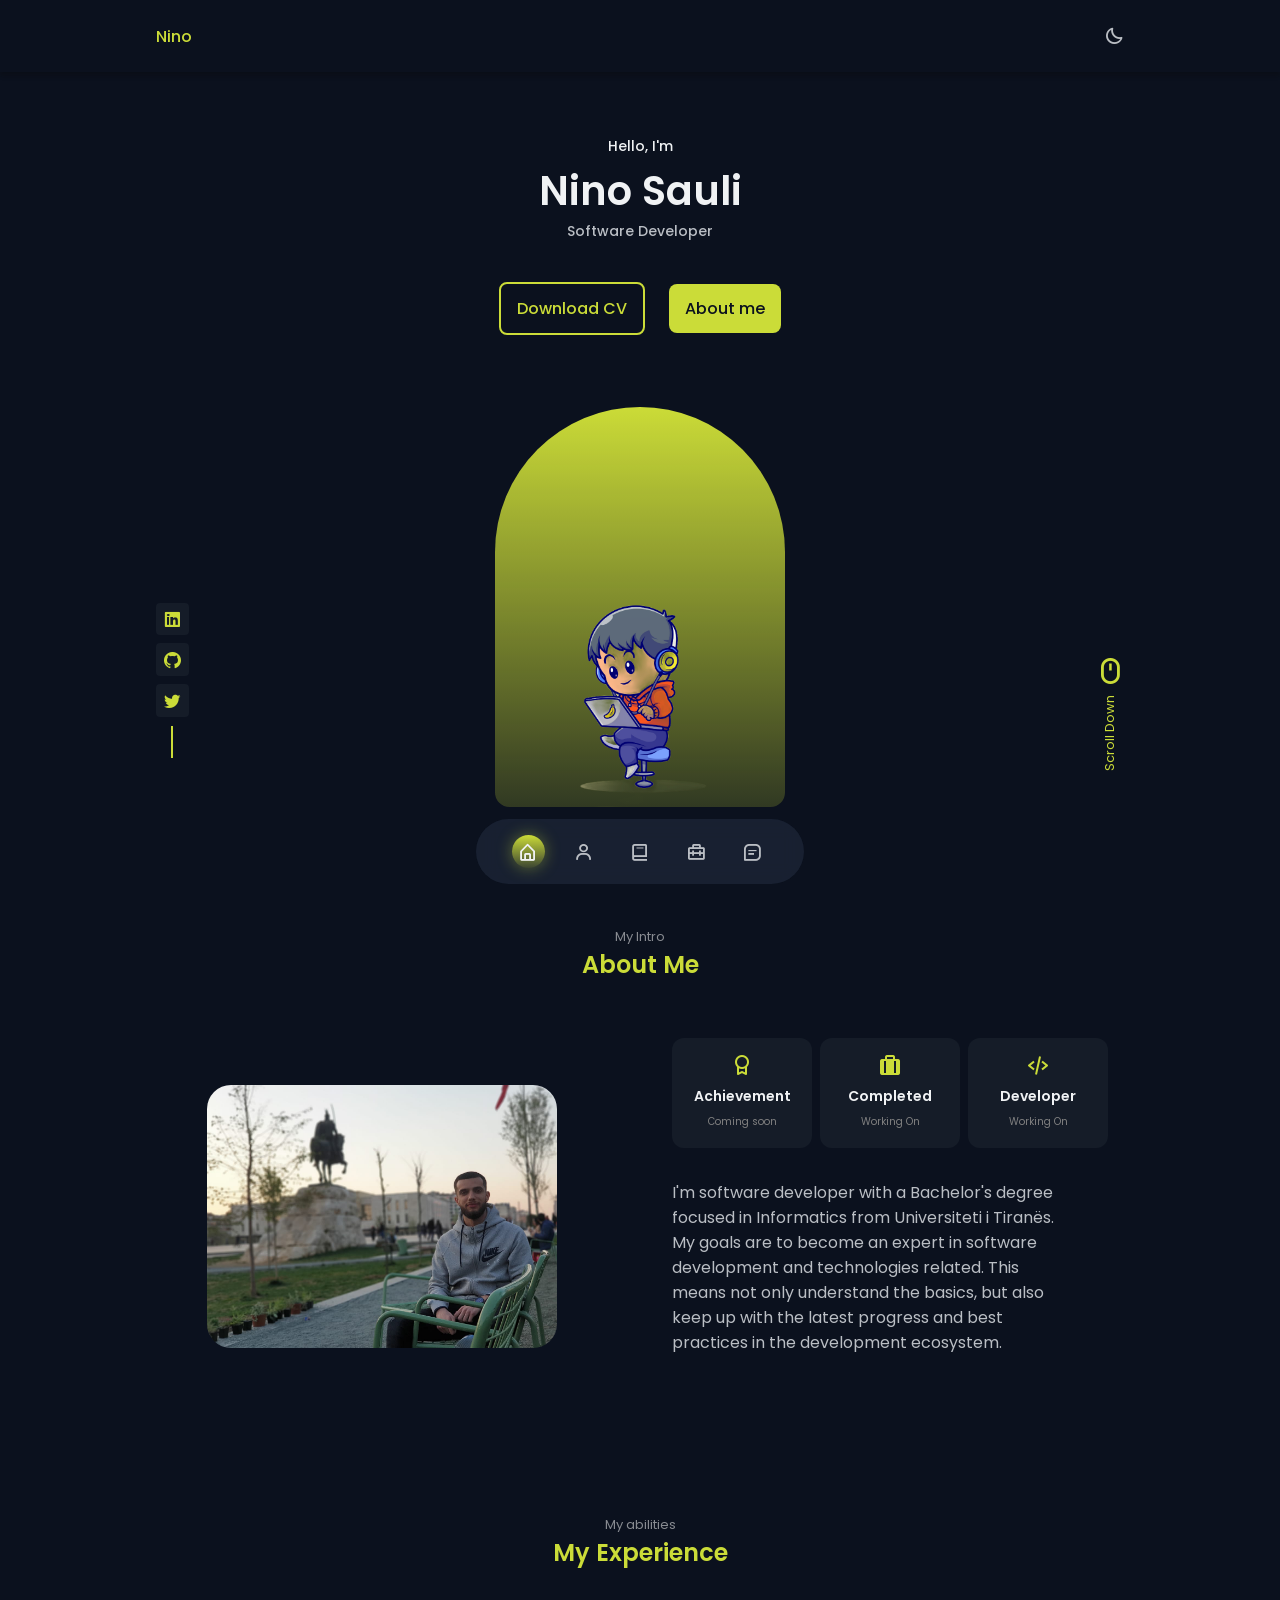
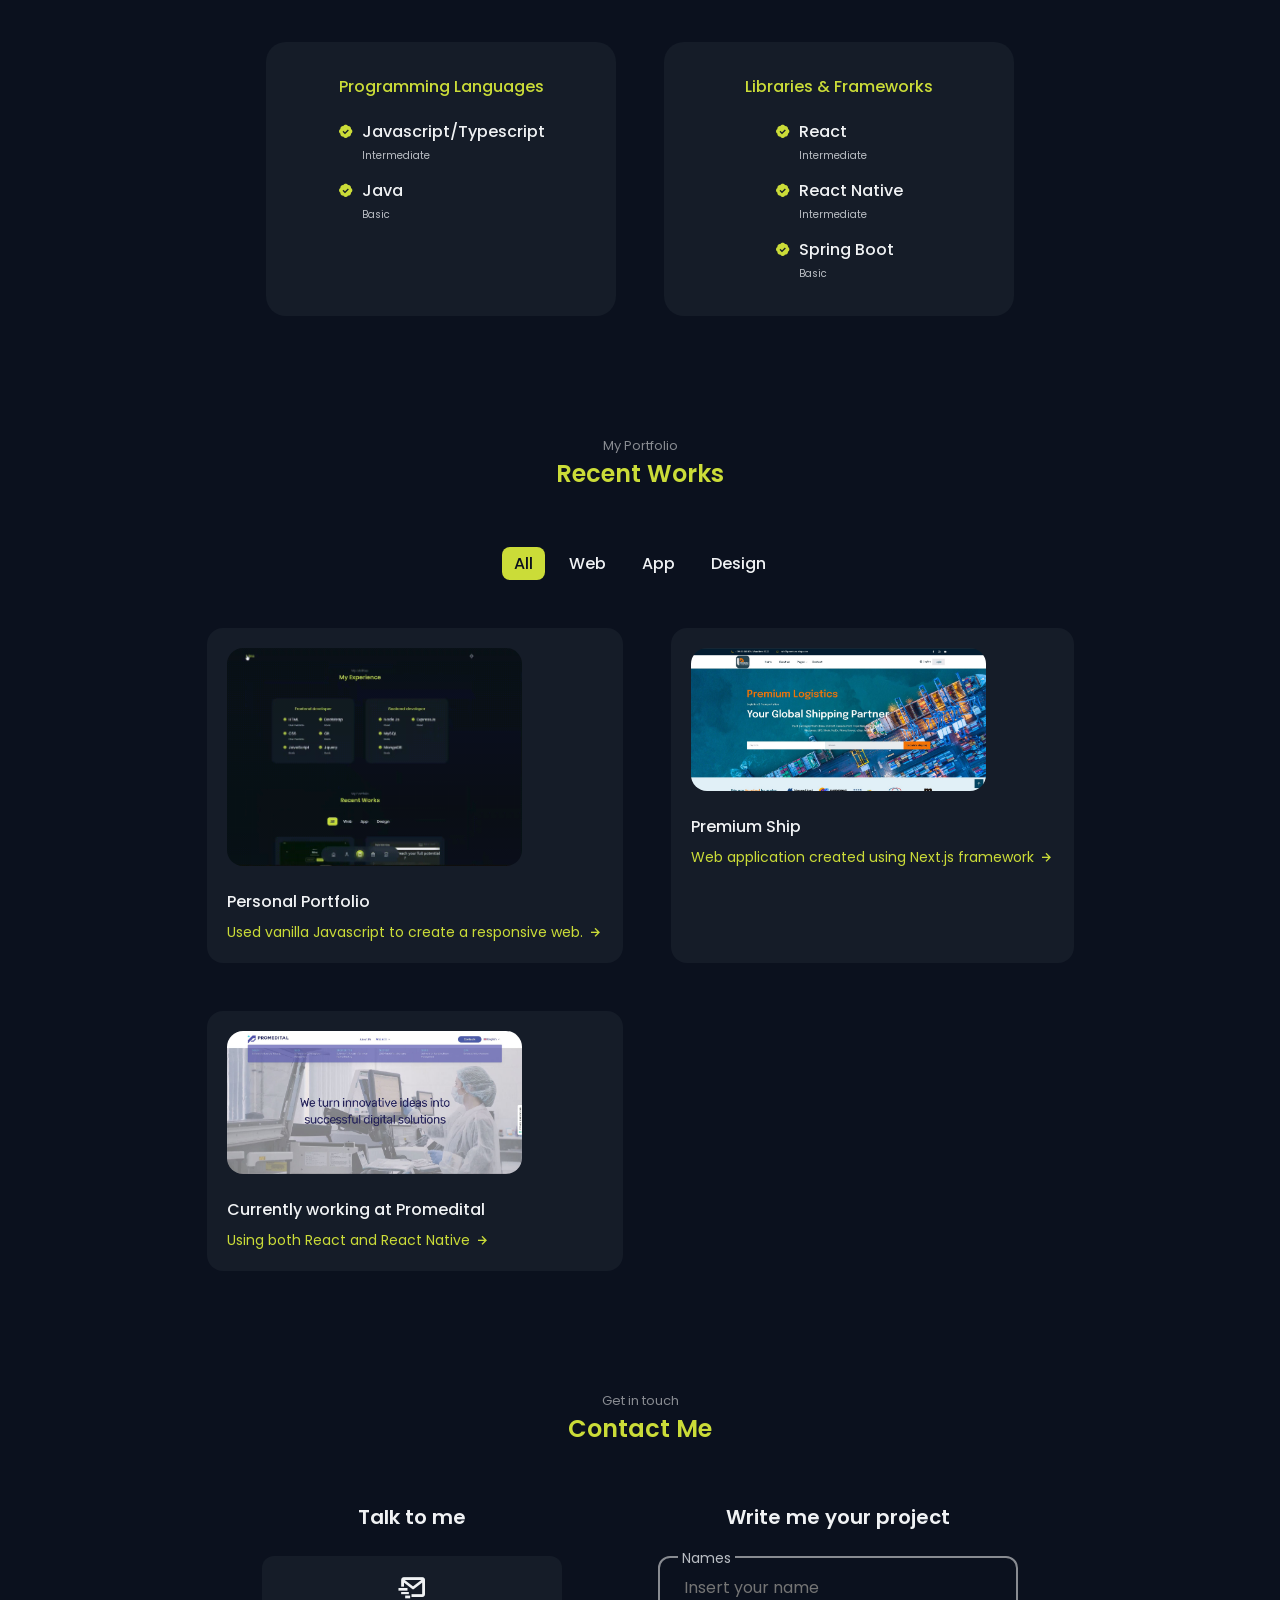
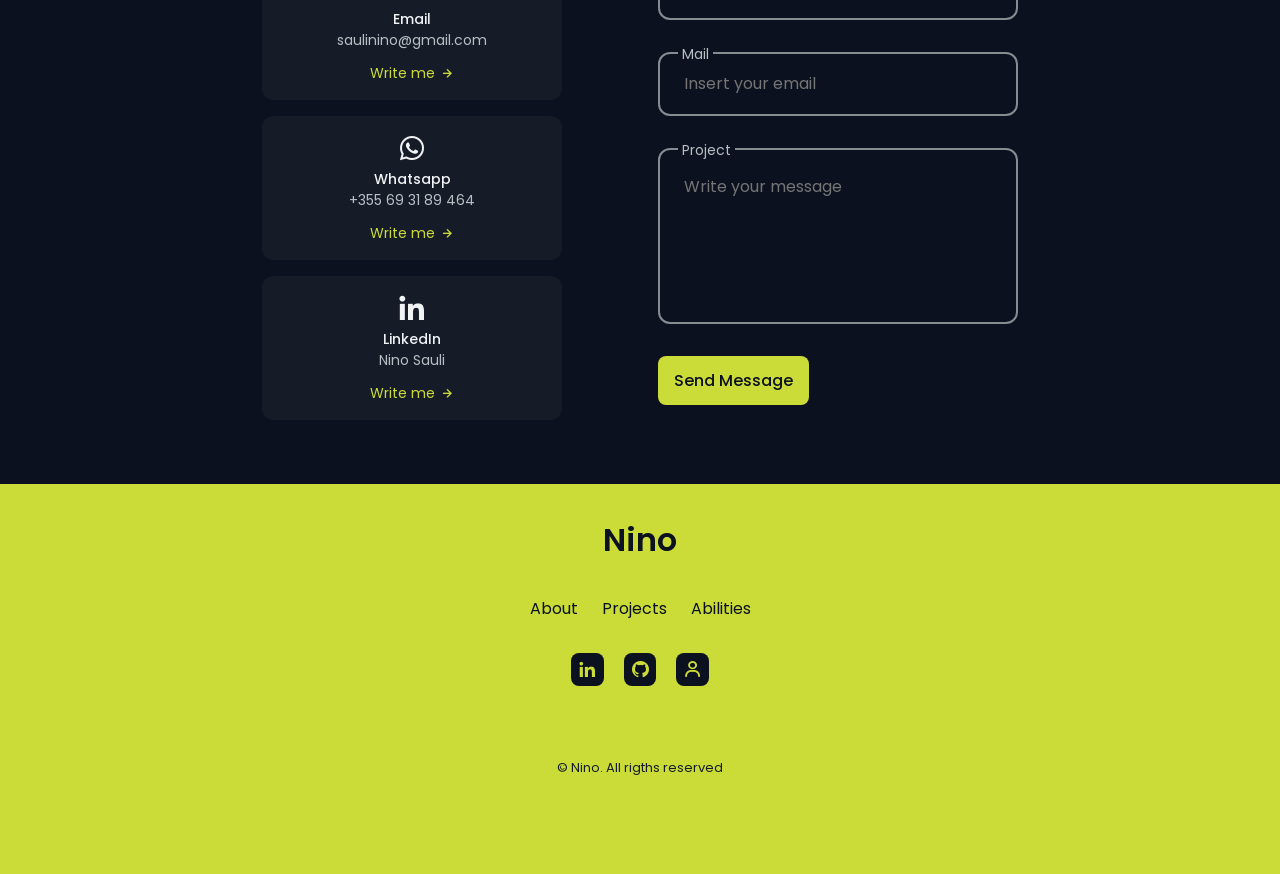
<file: index.html>
<!DOCTYPE html>
    <html lang="en">
    <head>
        <meta charset="UTF-8">
        <meta name="viewport" content="width=device-width, initial-scale=1.0">

        <!--=============== FAVICON ===============-->
        <link rel="shortcut icon" href="assets/img/favicon.png" type="image/x-icon">

        <!--=============== BOXICONS ===============-->
        <link href='https://unpkg.com/boxicons@2.1.4/css/boxicons.min.css' rel='stylesheet'>

        <!--=============== SWIPER CSS ===============-->
        <link rel="stylesheet" href="assets/css/swiper-bundle.min.css">

        <!--=============== CSS ===============-->
        <link rel="stylesheet" href="assets/css/styles.css">

        <title> Nino </title>
    </head>
    <body>
        <!--=============== HEADER ===============-->
        <header class="header" id="header">
            <nav class="nav container">
                <a href="#" class="nav__logo">Nino</a>

                <div class="nav__menu">
                    <ul class="nav__list">
                        <li class="nav__item">
                            <a href="#home" class="nav__link active__link">
                                <i class='bx bx-home-alt'></i>
                            </a>
                        </li>

                        <li class="nav__item">
                            <a href="#about" class="nav__link">
                                <i class='bx bx-user' ></i>
                            </a>
                        </li>

                        <li class="nav__item">
                            <a href="#skills" class="nav__link">
                                <i class='bx bx-book' ></i>
                            </a>
                        </li>

                        <li class="nav__item">
                            <a href="#work" class="nav__link">
                                <i class='bx bx-briefcase-alt-2' ></i>
                            </a>
                        </li>

                        <li class="nav__item">
                            <a href="#contact" class="nav__link">
                                <i class='bx bx-message-square-detail' ></i>
                            </a>
                        </li>
                    </ul>
                </div>

                <!-- Theme change button -->
                <i class='bx bx-moon change-theme' id = "theme-button" ></i>
            </nav>
        </header>

        <!--=============== MAIN ===============-->
        <main class="main">
            <!--=============== HOME ===============-->

            <section class="home section" id="home">
                <div class="home__container container grid">
                    <div class="home__data">
                        <span class="home__greeting">Hello, I'm</span>
                        <h1 class="home__name">Nino Sauli</h1>
                        <h3 class="home__education">Software Developer</h3>

                        <div class="home__buttons">
                            <a download="" href="assets/pdf/CV - Nino Sauli @latest.pdf" class="button button--ghost" target="_blank">
                                Download CV
                            </a>
                            <a href="#about" class="button">About me</a>
                        </div>
                    </div>

                    <div class="home__handle">
                        <img src="assets/img/nino.png" alt="" class="home__img">
                    </div>

                    <div class="home__social">
                        <a href="https://www.linkedin.com/in/nino-sauli-380372174/" target="_blank" class="home__social-link">
                            <i class='bx bxl-linkedin-square' ></i>
                        </a>

                        <a href="https://github.com/ninosauli" target="_blank" class="home__social-link">
                            <i class='bx bxl-github' ></i>
                        </a>

                        <a href="https://twitter.com/elonmusk" target="_blank" class="home__social-link">
                            <i class='bx bxl-twitter' ></i>
                        </a>
                    </div>

                    <a href="#about" class="home__scroll">
                        <i class='bx bx-mouse home__scroll-icon' ></i>
                        <span class="home__scroll-name">Scroll Down</span>
                    </a>
                </div>
            </section>

            <!--=============== ABOUT ===============-->
            <section class="about section" id="about">
                <span class="section__subtitle">My Intro</span>
                <h2 class="section__title">About Me</h2>

                <div class="about__container container grid">
                    <img src="assets/img/about.png" alt="" class="about__img">

                    <div class="about__data">
                        <div class="about__info">

                            <div class="about__box ">
                                <a href="https://www.udemy.com/certificate/UC-fbee4685-fb44-4793-b5f7-949e60d3d3e5/" target="_blank">
                                <i class='bx bx-award about__icon' ></i>
                                <h3 class="about__title">Achievement</h3>
                                <span class="about__subtitle">Coming soon</span>
                                </a>
                            </div>

                            <div class="about__box">
                                <a href="https://github.com/ninosauli" target="_blank">
                                <i class='bx bxs-briefcase-alt about__icon' ></i>
                                <h3 class="about__title">Completed</h3>
                                <span class="about__subtitle">Working On</span>
                                </a>
                            </div>

                            <div class="about__box">
                                <a href="https://workingonit.fm/wp-content/uploads/2020/04/ON-IT.png" target="_blank">
                                <i class='bx bx-code-alt about__icon' ></i>
                                <h3 class="about__title">Developer</h3>
                                <span class="about__subtitle"> Working On </span>
                                </a>
                            </div>

                        </div>

                        <p class="about__description">
                            I'm software developer with a Bachelor's degree focused in Informatics from Universiteti i Tiranës. My goals are to become an expert in software development and
technologies related. This means not only understand the basics, but also keep up with the latest progress and best practices in the development ecosystem.
                        </p>
                    </div>
                </div>
            </section>

            <!--=============== SKILLS ===============-->
            <section class="skills section" id="skills">
                <span class="section__subtitle">My abilities</span>
                <h2 class="section__title">My Experience</h2>

                <div class="skills__container container grid">
                    <div class="skills__content">
                        <h3 class="skills__title">Programming Languages</h3>

                        <div class="skills__box">
                            <div class="skills__group">
                                <div class="skills__data">
                                    <i class='bx bxs-badge-check' ></i>

                                    <div>
                                        <h3 class="skills__name">Javascript/Typescript</h3>
                                        <span class="skills__level">Intermediate</span>
                                    </div>
                                </div>

                                <div class="skills__data">
                                    <i class='bx bxs-badge-check' ></i>

                                    <div>
                                        <h3 class="skills__name">Java</h3>
                                        <span class="skills__level">Basic</span>
                                    </div>
                                </div>

                            </div>

                        </div>
                    </div>

                    <div class="skills__content">
                        <h3 class="skills__title">Libraries & Frameworks</h3>

                        <div class="skills__box">
                            <div class="skills__group">
                                <div class="skills__data">
                                    <i class='bx bxs-badge-check' ></i>

                                    <div>
                                        <h3 class="skills__name">React</h3>
                                        <span class="skills__level">Intermediate</span>
                                    </div>
                                </div>

                                <div class="skills__data">
                                    <i class='bx bxs-badge-check' ></i>

                                    <div>
                                        <h3 class="skills__name">React Native</h3>
                                        <span class="skills__level">Intermediate</span>
                                    </div>
                                </div>

                            <div class="skills__group">
                                <div class="skills__data">
                                    <i class='bx bxs-badge-check' ></i>

                                    <div>
                                        <h3 class="skills__name">Spring Boot</h3>
                                        <span class="skills__level">Basic</span>
                                    </div>
                                </div>

                            </div>

                        </div>
                    </div>
                </div>
            </section>



            <!--=============== WORK ===============-->
            <section class="work section" id="work">
                <span class="section__subtitle">My Portfolio</span>
                <h2 class="section__title">Recent Works</h2>

                <div class="work__filters">
                    <span class="work__item active__work" data-filter='all' >All</span>
                    <span class="work__item" data-filter='.web' >Web</span>
                    <span class="work__item" data-filter='.app'>App</span>
                    <span class="work__item" data-filter='.design'>Design</span>
                </div>

                <div class="work__container container grid">

                    <div class="work__card mix web">
                        <img src="assets/img/work1.gif" alt="" class="work__img">

                        <h3 class="work__title">
                            Personal Portfolio</h3>

                        <a href="#home" class="work__button">
                            Used vanilla Javascript to create a responsive web. <i class='bx bx-right-arrow-alt work__icon' ></i>
                        </a>
                    </div>

                    <div class="work__card mix app">
                        <img src="assets/img/premium-ship.JPG" alt="" class="work__img">

                        <h3 class="work__title">
                           Premium Ship</h3>

                        <a href="https://premium-ship.com/" target="_blank" class="work__button">
                           Web application created using Next.js framework <i class='bx bx-right-arrow-alt work__icon' ></i>
                        </a>
                    </div>
                    
                    <div class="work__card mix app">
                        <img src="assets/img/promedital.JPG" alt="" class="work__img">

                        <h3 class="work__title">
                           Currently working at Promedital</h3>

                        <a href="https://promedital.it/?lang=en" target="_blank" class="work__button">
                            Using both React and React Native <i class='bx bx-right-arrow-alt work__icon' ></i>
                        </a>
                    </div>

                </div>
            </section>



            <!--=============== CONTACT ===============-->
            <section class="contact section" id="contact">
                <span class="section__subtitle">Get in touch</span>
                <h2 class="section__title">Contact Me</h2>

                <div class="contact__container container grid">
                    <div class="contact__content">
                        <h3 class="contact__title">Talk to me</h3>

                        <div class="contact__info">

                            <div class="contact__card">
                                <i class='bx bx-mail-send contact__card-icon'></i>
                                <h3 class="contact__card-title">Email</h3>
                                <span class="contact__card-data">saulinino@gmail.com</span>

                                <a href="mailto:saulinino@gmail.com" target="_blank" class="contact__button">
                                    Write me <i class='bx bx-right-arrow-alt contact__button-icon' ></i>
                                </a>
                            </div>

                            <div class="contact__card">
                                <i class='bx bxl-whatsapp contact__card-icon' ></i>
                                <h3 class="contact__card-title">Whatsapp</h3>
                                <span class="contact__card-data">+355 69 31 89 464</span>

                                <a href="https://api.whatsapp.com/send?phone=916203201027&text=Hello, more information!
                                " target="_blank" class="contact__button">
                                    Write me <i class='bx bx-right-arrow-alt contact__button-icon' ></i>
                                </a>
                            </div>

                            <div class="contact__card">
                                <i class='bx bxl-linkedin contact__card-icon' ></i>
                                <h3 class="contact__card-title">LinkedIn</h3>
                                <span class="contact__card-data">Nino Sauli</span>

                                <a href="https://www.linkedin.com/in/nino-sauli-380372174/" target="_blank" class="contact__button">
                                    Write me <i class='bx bx-right-arrow-alt contact__button-icon' ></i>
                                </a>
                            </div>
                        </div>
                    </div>

                    <div class="contact__content">
                        <h3 class="contact__title">Write me your project</h3>

                        <form action="mailto:saulinino@gmai.com" class="contact__form">

                            <div class="contact__form-div">
                                <label for="" class="contact__form-tag">Names</label>
                                <input type="text" placeholder ="Insert your name" class="contact__form-input">
                            </div>

                            <div class="contact__form-div">
                                <label for="" class="contact__form-tag">Mail</label>
                                <input type="email" placeholder="Insert your email" class="contact__form-input">
                            </div>

                            <div class="contact__form-div contact__form-area">
                                <label for="" class="contact__form-tag">Project</label>
                                <textarea name="" id="" cols="30" rows="10" placeholder="Write your message" class="contact__form-input"></textarea>
                            </div>

                            <button class="button">Send Message</button>
                        </form>
                    </div>
                </div>
            </section>
        </main>

        <!--=============== FOOTER ===============-->
        <footer class="footer">
            <div class="footer__container container">
                <h1 class="footer__title">Nino</h1>

                <ul class="footer__list">
                    <li>
                        <a href="#about" class="footer__link">About</a>
                    </li>

                    <li>
                        <a href="#work" class="footer__link">Projects</a>
                    </li>

                    <li>
                        <a href="#skills" class="footer__link">Abilities</a>
                    </li>

                </ul>

                <ul class="footer__social">
                    <a href="https://www.linkedin.com/in/nino-sauli-380372174/" target="_blank" class="footer__social-link">
                        <i class='bx bxl-linkedin' ></i>
                    </a>

                    <a href="https://github.com/ninosauli" target="_blank" class="footer__social-link">
                        <i class='bx bxl-github' ></i>
                    </a>

                    <a href="https://www.udemy.com/user/nino-sauli/" target="_blank" class="footer__social-link">
                        <i class='bx bx-user' ></i>
                    </a>
                </ul>

                <span class="footer__copy">
                    &#169; Nino. All rigths reserved
                </span>
            </div>
        </footer>

        <!--=============== SCROLLREVEAL ===============-->
        <script src="assets/js/scrollreveal.min.js"></script>

        <!--=============== SWIPER JS ===============-->
        <script src="assets/js/swiper-bundle.min.js"></script>

        <!--=============== MIXITUP FILTER ===============-->
        <script src="assets/js/mixitup.min.js"></script>

        <!--=============== MAIN JS ===============-->
        <script src="assets/js/main.js"></script>
    </body>
</html>
</file>
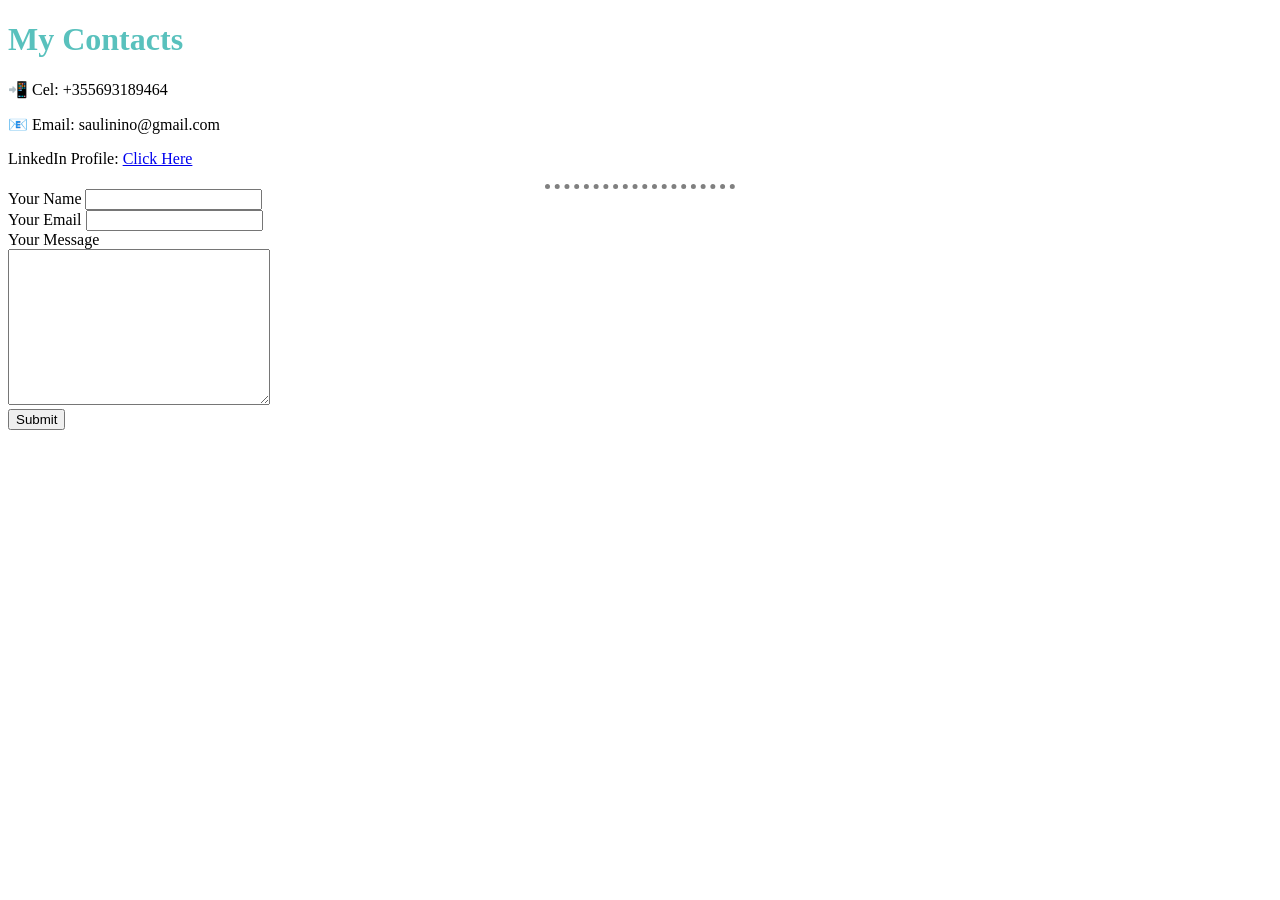
<file: contact.html>
<!DOCTYPE html>
<html lang="en" dir="ltr">

<head>
  <meta charset="utf-8">
  <title>My Contacts</title>
  <link rel="stylesheet" href="css/style.css">
</head>

<body>
  <h1>My Contacts</h1>
  <p>📲 Cel: +355693189464</p>
  <p>📧 Email: saulinino@gmail.com</p>
  <p>LinkedIn Profile: <a href="https://www.linkedin.com/in/nino-sauli-380372174/" target="_blank">Click Here</a>
  </p>
  <hr>

  <form  action="mailto: saulinino@gmail.com" method="post" enctype="text/plain">
    <label>Your Name</label>
    <input type="text" name="yourName" value=""><br>
    <label>Your Email</label>
    <input type="email" name="yourText" value=""><br>
    <label >Your Message</label>  <br>
    <textarea name="yourMessage" rows="10" cols="30"></textarea><br>
    <input type="submit" name="" >

  </form>

</body>

</html>
</file>
<file: assets/css/styles.css>
/*=============== GOOGLE FONTS ===============*/
@import url("https://fonts.googleapis.com/css2?family=Poppins:wght@400;500;600&display=swap");

/*=============== VARIABLES CSS ===============*/
:root {
  --header-height: 3.5rem;

  /*========== Colors ==========*/
  /*Color mode HSL(hue, saturation, lightness)*/
  /*
        Purple: hsl(250, 66%, 75%)
        Blue: hsl(207, 90%, 72%)
        Pink: hsl(356, 66%, 75%)
        Teal: hsl(174, 63%, 62%)
  */
  --first-hue: 66;
  --sat: 70%;
  --lig: 54%;
  --second-hue: 219;
  --first-color: hsl(var(--first-hue), var(--sat), var(--lig));
  --first-color-alt: hsl(var(--first-hue), var(--sat), 50%); /* -4% */
  --title-color: hsl(var(--second-hue), 15%, 95%);
  --text-color: hsl(var(--second-hue), 8%, 75%);
  --text-color-light: hsl(var(--second-hue), 4%, 55%);
  --body-color: hsl(var(--second-hue), 48%, 8%);
  --container-color: hsl(var(--second-hue), 32%, 12%);

  /*========== Font and typography ==========*/
  /*.5rem = 8px | 1rem = 16px ...*/
  --body-font: 'Poppins', sans-serif;
  --biggest-font-size: 1.75rem;
  --h1-font-size: 1.5rem;
  --h2-font-size: 1.25rem;
  --h3-font-size: 1rem;
  --normal-font-size: .938rem;
  --small-font-size: .813rem;
  --smaller-font-size: .75rem;
  --tiny-font-size: .625rem;

  /*========== Font weight ==========*/
  --font-medium: 500;
  --font-semibold: 600;

  /*========== z index ==========*/
  --z-tooltip: 10;
  --z-fixed: 100;
  --z-modal: 1000;
}

/* Responsive typography */
@media screen and (min-width: 968px) {
  :root {
    --biggest-font-size: 2.5rem;
    --h1-font-size: 2.25rem;
    --h2-font-size: 1.5rem;
    --h3-font-size: 1.25rem;
    --normal-font-size: 1rem;
    --small-font-size: .875rem;
    --smaller-font-size: .813rem;
  }
}



/*=============== BASE ===============*/
* {
  box-sizing: border-box;
  padding: 0;
  margin: 0;
}

html {
  scroll-behavior: smooth;
}

body,
button,
input,
textarea {
  font-family: var(--body-font);
  font-size: var(--normal-font-size);
}

body {
  background-color: var(--body-color);
  color: var(--text-color);
  transition: .4s; /* for light mode animation */
}

h1, h2, h3 {
  color: var(--title-color);
  font-weight: var(--font-semibold);
}

ul {
  list-style: none;
}

a {
  text-decoration: none;
}

button {
  cursor: pointer;
  border: none;
  outline: none;
}

img {
  max-width: 100%;
  height: auto;
}

/*=============== THEME ===============*/
.change-theme{
  font-size: 1.25rem;
  cursor: pointer;
  transition: .3s;
}

.change-theme:hover{
  color: var(--first-color);
}

/*========== Variables light theme ==========*/
body.light-theme{
  --title-color: hsl(var(--second-hue), 15%, 15%);
  --text-color: hsl(var(--second-hue), 8%, 35%);
  --body-color: hsl(var(--second-hue), 100%, 99%);
  --container-color: #fff;
}

/*==========
    Color changes in some parts of
    the website, in light theme
==========*/
.light-theme .scroll-header{
  box-shadow: 0 2px 4px hsla(0, 0%, 1%, .1);
}

.light-theme .nav__menu{
  background-color: hsla(var(--second-hue), 32%, 90%, .8);
}

.light-theme .section__subtitle{
  color: var(--text-color);
}

.light-theme .home__social-link{
  box-shadow: 0 2px 4px hsla(var(--second-hue), 48%, 8%, .1);
}

.light-theme .home__social::after,
.light-theme .footer__social-link{
  background-color: var(--title-color);
}

.light-theme .home__social-link,
.light-theme .home__scroll,
.light-theme .button,
.light-theme .button:hover,
.light-theme .active__work,
.light-theme .footer__title,
.light-theme .footer__link,
.light-theme .footer__copy{
  color: var(--title-color);
}

.light-theme .about__box{
  box-shadow: 0 2px 8px hsla(var(--second-hue), 48%, 8%, .1);
}

.light-theme .skills__content,
.light-theme .services__card,
.light-theme .work__card,
.light-theme .testimonial__card,
.light-theme .contact__card{
  box-shadow: 0 2px 16px hsla(var(--second-hue), 48%, 8%, .1);
}

.light-theme::-webkit-scrollbar{
  background-color: hsla(var(--second-hue), 8%, 66%);
}

.light-theme::-webkit-scrollbar-thumb{
  background-color: hsla(var(--second-hue), 8%, 54%);
}

.light-theme::-webkit-scrollbar-thumb:hover{
  background-color: hsla(var(--second-hue), 8%, 44%);
}

/*=============== REUSABLE CSS CLASSES ===============*/
.container {
  max-width: 968px;
  margin-left: 1rem;
  margin-right: 1rem;
}

.grid {
  display: grid;
  gap: 1.25rem;
}

.main {
  overflow: hidden;
}

.section {
  padding: 4.5rem 0 1rem;
}

.section__title,
.section__subtitle {
  text-align: center;
}

.section__title {
  font-size: var(--h2-font-size);
  color: var(--first-color);
  margin-bottom: 2rem;
}

.section__subtitle {
  display: block;
  font-size: var(--smaller-font-size);
  color: var(--text-color-light);
}

/*=============== HEADER & NAV===============*/
.header{
  position: fixed;
  top: 0;
  left: 0;
  width: 100%;
  background-color: var(--body-color);
  z-index: var(--z-fixed);
  transition: .4s; /* for light mode animation */
}

.nav{
  height: var(--header-height);
  display: flex;
  justify-content: space-between;
  align-items: center;
}

.nav__logo{
  color: var(--first-color);
  font-weight: var(--font-medium);
  transition: .4s;

}

.nav__logo:hover{
  color: var(--first-color-alt);
}

.nav__menu{
  position: fixed;
  bottom: 1rem;
  background-color: hsla(var(--second-hue), 32%, 16%, .8);
  width: 90%;
  border-radius: 4rem;
  padding: 1rem 2.25rem;
  backdrop-filter: blur(10px);
  transition: .4s; /* for light mode animation */
}

.nav__list{
  display: flex;
  justify-content: space-between;
  align-items: center;
}

.nav__link{
  color: var(--text-color);
  font-size: 1.25rem;
  padding: .4rem;
  display: flex;
  border-radius: 5rem;
}
/* Active link */

.active-link{
  background: linear-gradient(180deg,
              hsla(var(--first-hue), var(--sat), var(--lig),1),
              hsl(var(--first-hue), var(--sat), var(--lig),.2)
            );
  box-shadow: 0 0 16px hsla(var(--first-hue), var(--sat), var(--lig),.4);
  color: var(--title-color);
}
/* Change background header */
.scroll-header{
  box-shadow: 0 4px 4px hsla(0, 0%, 4%, .3);
}

/*=============== HOME ===============*/
.home__container{
  position: relative;
  row-gap: 4.5rem;
  padding-top: 2rem;
}

.home__data{
  text-align: center;
}

.home__greeting,
.home__education{
  font-size: var(--small-font-size);
  font-weight: var(--font-medium);
}

.home__greeting{
  display: block;
  color: var(--title-color);
  margin-bottom: .25rem;
}

.home__education{
  color: var(--text-color);
  margin-bottom: 2.5rem;
}

.home__name{
  font-size: var(--biggest-font-size);
}

.home__img{

  width: 160px;

}

.home__handle{
  justify-self: center;
  width: 190px;
  height: 293px;
  background: linear-gradient(180deg,
              hsla(var(--first-hue), var(--sat), var(--lig),1),
              hsla(var(--first-hue), var(--sat), var(--lig),.2)
            );
  border-radius: 10rem 10rem 1rem 1rem;
  display: flex;
  align-items: flex-end;
  justify-content: center;
  overflow: hidden;
}

.home__buttons{
  display: flex;
  justify-content: center;
  align-items: center;
  gap: 1.5rem;
}

.home__social,
.home__scroll{
  position: absolute;

}

.home__social{
  bottom: 5rem;
  left: 0;
  display: grid;
  row-gap: .5rem;
}

.home__social-link{
  width: max-content;
  background-color: var(--container-color);
  color: var(--first-color);
  padding: .25rem;
  border-radius: .25rem;
  display: flex;
  font-size: 1rem;
  transition: .4s;
}

.home__social-link:hover{
  background-color: var(--first-color);
  color: #fff;
}

.home__social::after{
  content: '';
  width: 32px;
  height: 2px;
  background-color: var(--first-color);
  transform: rotate(90deg) translate(16px, 3px);
}

.home__scroll{
  color: var(--first-color);
  right: -1.5rem;
  bottom: 4rem;
  display: grid;
  row-gap: 2.25rem;
  justify-items: center;
}

.home__scroll-icon{
  font-size: 1.25rem;
}

.home__scroll-name{
  font-size: var(--smaller-font-size);
  transform: rotate(-90deg);
}
/*=============== BUTTONS ===============*/
.button{
  display: inline-block;
  background-color: var(--first-color);
  color: var(--body-color);
  padding: .75rem 1rem;
  border-radius: .5rem;
  font-weight: var(--font-medium);
  transition: .4s;
}

.button:hover{
  background-color: var(--first-color-alt);
  color: var(--body-color);
}
.button--ghost{
  background-color: transparent;
  border: 2px solid var(--first-color);
  color: var(--first-color);
}

/*=============== ABOUT ===============*/
.about__container{
  row-gap: 2.5rem;
}

.about__img{
  width: 220px;
  border-radius: 1.5rem;
  justify-self: center;
}

.about__data{
  text-align: center;
}

.about__info{
  display: grid;
  grid-template-columns: repeat(3, 1fr);
  gap: .5rem;
  margin-bottom: 2rem;
}

.about__box{
  background-color: var(--container-color);
  border-radius: .75rem;
  padding: .75rem .5rem;
}

.about__icon{
  font-size: 1.5rem;
  color: var(--first-color);
  margin-bottom: .5rem;
}

.about__title{
  font-size: var(--small-font-size);
}

.about__subtitle{
  font-size: var(--tiny-font-size);
  color: grey;
}

.about__description{
  margin-bottom: 2rem;
}
/*=============== SKILLS ===============*/
.skills__container{
  row-gap: 2rem;
  padding-top: 1rem;
}

.skills__content{
  background-color: var(--container-color);
  padding: 1.5rem;
  border-radius: 1.25rem;
}

.skills__title{
  font-size: var(--normal-font-size);
  font-weight: var(--font-medium);
  color: var(--first-color);
  text-align: center;
  margin-bottom: 1.5rem;
}

.skills__box{
  display: flex;
  justify-content: center;
  column-gap: 2.5rem;
}

.skills__group{
  display: grid;
  align-content: flex-start;
  row-gap: 1rem;
}

.skills__data{
  display: flex;
  column-gap: .5rem;
}

.skills .bxs-badge-check{
  font-size: 1rem;
  color: var(--first-color);
}

.skills__name{
  font-size: var(--normal-font-size);
  font-weight: var(--font-medium);
  line-height: 18px;
}

.skills__level{
  font-size: var(--tiny-font-size);
}
/*=============== SERVICES ===============*/
/* .services__container{
  grid-template-columns: repeat(2, 1fr);
  gap: 1.5rem;
  padding-top: 1rem;
}

.services__card{
  background-color: var(--container-color);
  padding: 3rem 1.5rem 1.5rem;
  border-radius: 1rem;
}

.services__title{
  font-size: var(--h3-font-size);
  margin-bottom: 2.5rem;

}

.services__button{
  color: var(--first-color);
  font-size: var(--small-font-size);
  display: flex;
  align-items: center;
  column-gap: .25rem;
  cursor: pointer;
}

.services__button:hover .services__icon{
  transform: translateX(.25rem);
}

.services__icon{
  font-size: 1rem;
  transition: .4s;
} */
/* Services model */
/* .services__model{
  position: fixed;
  inset: 0;
  background-color: hsla(var(--second-hue), 28%, 16%, .7);
  padding: 2rem 1rem;
  display: grid;
  place-items: center;
  visibility: hidden;
  opacity: 0;
  transition: .4s;
  z-index: var(--z-modal);
}

.services__model-content{
  position: relative;
  background-color: var(--body-color);
  padding: 4.5rem 1.5rem 2.5rem;
  border-radius: 1.5rem;
}

.services__model-title,
.services__model-description{
  text-align: center;
}

.services__model-title{
  font-size: var(--h3-font-size);
  color: var(--first-color);
  margin-bottom: 1rem;
}

.services__model-description{
  font-size: var(--small-font-size);
  margin-bottom: 2rem;
}

.services__model-list{
  display: grid;
  row-gap: .75rem;
}

.services__model-item{
  display: flex;
  align-items: flex-start;
  position: relative;
  column-gap: .5rem;
}

.services__model-icon{
  font-size: 1.5rem;
  color: var(--first-color);
}

.services__model-info{
  font-size: var(--small-font-size);
}

.services__model-close{
  position: absolute;
  top: 1.5rem;
  right: 1.5rem;
  font-size: 1.5rem;
  color: var(--first-color);
  cursor: pointer;
} */

/*Active modal*/
.active-model{
  opacity: 1;
  visibility: visible;
}

/*=============== WORK ===============*/
.work__container{
  padding-top: 1rem;
}

.work__filters{
  display: flex;
  justify-content: center;
  align-items: center;
  column-gap: .75rem;
  margin-bottom: 2rem;
}

.work__item{
  cursor: pointer;
  color: var(--title-color);
  padding: .25rem .75rem;
  font-weight: var(--font-medium);
  border-radius: .5rem;
}

.work__card{
  background-color: var(--container-color);
  padding: 1rem;
  border-radius: 1rem;
}

.work__img{
  border-radius: 1rem;
  margin-bottom: .75rem;
}

.work__title{
  font-size: var(--normal-font-size);
  font-weight: var(--font-medium);
  margin-bottom: .25rem;
}

.work__button{
  width: max-content;
  color: var(--first-color);
  font-size: var(--small-font-size);
  display: flex;
  align-items: center;
  column-gap: .25rem;
}

.work__button:hover .work__icon{
  transform: translateX(.25rem);
}

.work__icon{
   font-size: 1rem;
   transition: .4s;
}

/* Active item work*/
.active__work{
  background-color: var(--first-color);
  color: var(--body-color);
}

/*=============== TESTIMONIAL ===============*/
.testimonial__card{
  background-color: var(--container-color);
  padding: 1.25rem 1.5rem;
  border-radius: 1.5rem;
  margin-bottom: 3rem;
}

.testimonial__img{
  width: 60px;
  border-radius: 3rem;
  margin-bottom: 1rem;
}

.testimonial__name{
  font-size: var(--normal-font-size);
  font-weight: var(--font-medium);
  margin-bottom: .25rem;
}

.testimonial__description{
  font-size: var(--small-font-size);
}

/* Swiper class */
.swiper-pagination-bullet{
  background-color: var(--text-color-light);
}

.swiper-pagination-bullet-active{
  background-color: var(--first-color);
}

/*=============== CONTACT ===============*/
.contact__container{
  row-gap: 3rem;
  padding-bottom: 3rem;
}

.contact__title{
  text-align: center;
  font-size: var(--h3-font-size);
  margin-bottom: 1.5rem;
}

.contact__info{
  display: grid;
  gap: 1rem;
}

.contact__card{
  background-color: var(--container-color);
  padding: 1rem;
  border-radius: .75rem;
  text-align: center;
}

.contact__card-icon{
  font-size: 2rem;
  color: var(--title-color);
  margin-bottom: .25rem;
}

.contact__card-title,
.contact__card-data{
  font-size: var(--small-font-size);
}

.contact__card-title{
  font-weight: var(--font-medium);
}

.contact__card-data{
  display: block;
  margin-bottom: .75rem;
}

.contact__button{
  color: var(--first-color);
  font-size: var(--small-font-size);
  display: flex;
  align-items: center;
  justify-content: center;
  column-gap: .25rem;
}

.contact__button:hover .contact__button-icon{
  transform: translateX(.25rem);
}

.contact__button-icon{
  font-size: 1rem;
  transition: .4s;
}

.contact__form-div{
  position: relative;
  margin-bottom: 2rem;
  height: 4rem;
}

.contact__form-input{
  position: absolute;
  top: 0;
  left: 0;
  width: 100%;
  height: 100%;
  border: 2px solid var(--text-color-light);
  background: none;
  color: var(--text-color);
  outline: none;
  padding: 1.5rem;
  border-radius: .75rem;
  z-index: 1;
}

.contact__form-tag{
  position: absolute;
  top: -.75rem;
  left: 1.25rem;
  font-size: var(--small-font-size);
  padding: .25rem;
  background-color: var(--body-color);
  z-index: 10;
}

.contact__form-area{
  height: 11rem;
}

.contact__form-area textarea{
  resize: none;
}

/*=============== FOOTER ===============*/
.footer{
  background-color: var(--first-color);
}

.footer__container{
  padding: 2rem 0 6rem;
}

.footer__title,
.footer__link{
  color: var(--body-color);
}

.footer__title{
  text-align: center;
  margin-bottom: 2rem;
}

.footer__list{
  display: flex;
  justify-content: center;
  column-gap: 1.5rem;
  margin-bottom: 2rem;
}

.footer__social{
  display: flex;
  justify-content: center;
  column-gap: 1.25rem;
}

.footer__social-link{
  background-color: var(--body-color);
  color: var(--first-color);
  padding: .25rem;
  border-radius: .25rem;
  font-size: 1rem;
  display: inline-flex;
}

.footer__copy{
  display: block;
  margin-top: 4.5rem;
  color: var(--container-color);
  text-align: center;
  font-size: var(--smaller-font-size);
}


/*=============== SCROLL BAR ===============*/
::-webkit-scrollbar{
  width: .6rem;
  border-radius: .5rem;
  background-color: hsl(var(--second-hue), 8%, 38%);
}

::-webkit-scrollbar-thumb{
  background-color: hsl(var(--second-hue), 8%, 26%);
  border-radius: .5rem;
}

::-webkit-scrollbar-thumb:hover{
  background-color: hsl(var(--second-hue), 8%, 20%);
}

/*=============== BREAKPOINTS ===============*/
/* For small devices */
@media screen and (max-width:320px){
  .nav__menu{
    padding: 1rem 1.5rem;
  }

  .home__buttons{
    flex-direction: column;
  }

  .home__handle{
    width: 150px;
    height: 253px;
  }

  .home__img{
    width: 130px;
  }

  .about__info{
    grid-template-columns: repeat(2, 1fr);
  }

  .skills__box{
    column-gap: 1rem;
  }

  .skills__name{
    font-size: var(--small-font-size);
  }

  .services__container{
    grid-template-columns: 145px;
    justify-content: center;
  }

  .work__item{
    font-size: var(--small-font-size);
  }

  .work__filters{
    column-gap: .25rem;
  }
}

/* For medium devices */
@media screen and (min-width: 576px){
  .nav__menu{
    width: 328px;
    left: 0;
    right: 0;
    margin: 0 auto;
  }

  .about__info{
    grid-template-columns: repeat(3, 140px);
    justify-content: center;
  }

  .about__description{
    padding: 0 5rem;
  }

  .skills__container{
    justify-content: center;
  }

  .skills__content{
    padding: 2rem 4rem;
  }

  .services__container{
    grid-template-columns: repeat(2, 160px );
    justify-content: center;
  }

  .services__model-content{
    width: 500px ;
    padding: 4.5rem 2.5rem 2.5rem;
  }

  .services__model-description{
    padding: 0 3.5rem;
  }

  .work__container{
    justify-content: center;
  }

  .work__img{
    width: 295px;
  }

  .contact__info{
    grid-template-columns: 300px;
    justify-content: center;
  }

  .contact__form{
    width: 360px;
    margin: 0 auto;
  }
}

@media screen and (min-width: 767px){
  .work__container{
    grid-template-columns: repeat(2, max-content);
  }

  .contact__container{
    grid-template-columns: repeat(2, max-content);
    justify-content: center;
    column-gap: 3rem;
  }
}

/* For large devices */

@media screen and (min-width:992px){
  .container{
    margin-left: auto;
    margin-right: auto;
  }

  .section{
    padding: 6.5rem 0 1rem;
  }

  .section__title{
    margin-bottom: 3.5rem;
  }

  .nav{
    height: calc(var(--header-height) + 1rem);
  }

  .home__handle{
    width: 290px;
    height: 400px;
  }

  .home__img{
     width: 220px;
  }

  .home__social-link{
    padding: .4rem;
    font-size: 1.25rem;
  }

  .home__social::after{
    transform: rotate(90deg) translate(16px, 0);
  }

  .home__scroll-icon{
    font-size: 2rem;
  }

  .about__container{
    grid-template-columns: repeat(2, 1fr);
    align-items: center;
    column-gap: 4rem;
  }

  .about__img{
    width: 350px;
  }

  .about__data{
    text-align: initial;
  }

  .about__info{
    justify-content: initial;
  }

  .about__box{
    text-align: center;
    padding: 1rem 1.25rem;
  }

  .about__description{
    padding: 0 4rem 0 0;
    margin-bottom: 2.5rem;
  }

  .skills__container{
    grid-template-columns: repeat(2,350px);
    column-gap: 3rem;
  }

  .services__container{
    grid-template-columns: repeat(3, 192px);
    column-gap: 3rem;
  }

  .services__card{
    padding: 5rem 2rem 1.5rem;
  }

  .work__container{
    gap: 3rem;
  }

  .work__card{
    padding: 1.25rem;
  }

  .work__img{
    margin-bottom: 1rem;
  }

  .work__title{
    margin-bottom: .5rem;
  }

  .testimonial__container{
    width: 750px;
  }

  .testimonial__card{
    padding: 1.5rem 2rem;
  }

  .contact__container{
    column-gap: 6rem;
  }

  .footer__social-link{
    font-size: 1.25rem;
    padding: .4rem;
    border-radius: .5rem;
  }
}

.hacktoberfest{
  color: hsl(var(--first-hue), var(--sat), 50%);
}
</file>
<file: css/style.css>
h1 {
color: #59C1BD ;
}





h2 {
color: #66BFBF ;
}





body {
background-color: #fff ;
}







hr {
  border-style: none;
  border-top-style: dotted;
border-color: grey ;
width: 15%;
border-width: 5px;
margin: auto;
}
</file>
